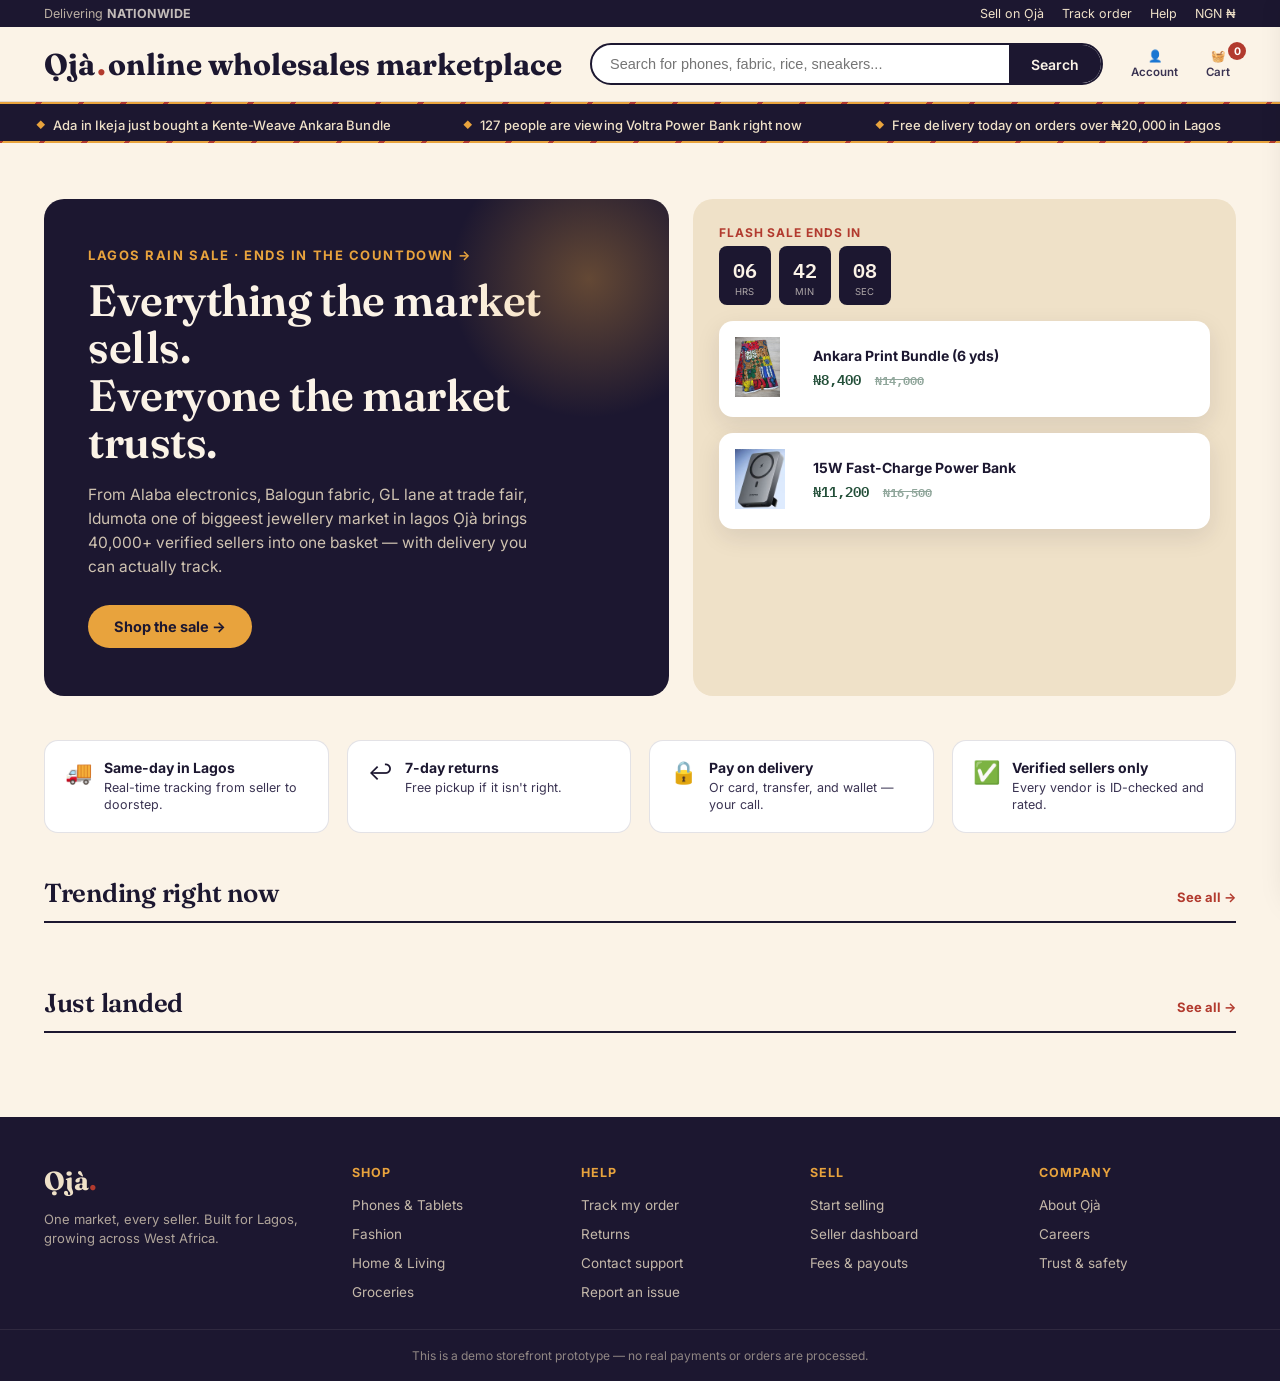
<file: index.html>
<!DOCTYPE html>
<html lang="en">
<head>
<meta charset="UTF-8">
<meta name="viewport" content="width=device-width, initial-scale=1.0">
<link rel="preconnect" href="https://fonts.googleapis.com">
<link href="https://fonts.googleapis.com/css2?family=Fraunces:opsz,wght@9..144,400;9..144,500;9..144,600;9..144,700&family=Inter:wght@400;500;600;700;800&family=IBM+Plex+Mono:wght@400;500;600&display=swap" rel="stylesheet">
<link rel="stylesheet" href="style.css">
<title>Ọjà — You won't shop at one.</title>
</head>
<body>
<div class="utility-bar">
  <div class="utility-inner">
    <span>Delivering <strong style="color:var(--cream)"> NATIONWIDE</strong></span>
    <div class="utility-links">
      <a href="#">Sell on Ọjà</a>
      <a href="#">Track order</a>
      <a href="#">Help</a>
      <a href="#">NGN ₦</a>
    </div>
  </div>
</div>

<header class="nav">
  <div class="nav-inner">
    <a href="#" class="logo">Ọjà<span class="dot">.</span> online wholesales marketplace</a>
    <div class="search-wrap">
      <input id="searchInput" type="text" placeholder="Search for phones, fabric, rice, sneakers...">
      <button id="searchBtn">Search</button>
    </div>
    <div class="nav-actions">
      <a href="#" class="nav-icon-btn"><span>👤</span>Account</a>
      <button class="nav-icon-btn" id="cartBtn"><span>🧺</span>Cart<span class="cart-count" id="cartCount">0</span></button>
    </div>
  </div>
</header>

<div class="ticker">
  <div class="ticker-inner">
    <div class="ticker-track" id="tickerTrack"></div>
  </div>
</div>

<div class="cat-rail" id="catRail"></div>

<section class="hero">
  <div class="hero-main">
    <div class="hero-eyebrow">Lagos Rain Sale · Ends in the countdown →</div>
    <h1>Everything the market sells.<br>Everyone the market trusts.</h1>
    <p>From Alaba electronics, Balogun fabric, GL lane at trade fair, Idumota one of biggeest jewellery market in lagos Ọjà brings 40,000+ verified sellers into one basket — with delivery you can actually track.</p>
    <a href="#trending" class="hero-cta">Shop the sale →</a>
  </div>
  <div class="hero-side">
    <div>
      <div class="side-label">Flash sale ends in</div>
      <div class="countdown" id="countdown"></div>
    </div>
    <div class="side-deal-card">
      <div class="side-deal-swatch"><img src="image/ankara - Copy.jpeg" alt="ankara print" class="deal-card" height="60px"></div>
      <div class="side-deal-info">
        <div class="name">Ankara Print Bundle (6 yds)</div>
        <div class="price">₦8,400 <span class="was">₦14,000</span></div>
      </div>
    </div>
    <div class="side-deal-card">
      <div class="side-deal-swatch"><img src="image/powe bank1 - Copy.jpeg" alt="fast charging" height="60px"></div>
      <div class="side-deal-info">
        <div class="name">15W Fast-Charge Power Bank</div>
        <div class="price">₦11,200 <span class="was">₦16,500</span></div>
      </div>
    </div>
  </div>
</section>

<div class="value-band">
  <div class="value-card"><div class="ic">🚚</div><div><h4>Same-day in Lagos</h4><p>Real-time tracking from seller to doorstep.</p></div></div>
  <div class="value-card"><div class="ic">↩️</div><div><h4>7-day returns</h4><p>Free pickup if it isn't right.</p></div></div>
  <div class="value-card"><div class="ic">🔒</div><div><h4>Pay on delivery</h4><p>Or card, transfer, and wallet — your call.</p></div></div>
  <div class="value-card"><div class="ic">✅</div><div><h4>Verified sellers only</h4><p>Every vendor is ID-checked and rated.</p></div></div>
</div>

<section class="section" id="trending">
  <div class="section-head">
    <h2>Trending right now</h2>
    <a href="#" class="see-all">See all →</a>
  </div>
  <div class="grid" id="trendingGrid"></div>
</section>

<section class="section" id="newin">
  <div class="section-head">
    <h2>Just landed</h2>
    <a href="#" class="see-all">See all →</a>
  </div>
  <div class="grid" id="newGrid"></div>
</section>

<footer>
  <div class="footer-inner">
    <div>
      <div class="footer-logo">Ọjà<span style="color:var(--rust)">.</span></div>
      <p class="tag">One market, every seller. Built for Lagos, growing across West Africa.</p>
    </div>
    <div><h5>Shop</h5><ul><li><a href="#">Phones & Tablets</a></li><li><a href="#">Fashion</a></li><li><a href="#">Home & Living</a></li><li><a href="#">Groceries</a></li></ul></div>
    <div><h5>Help</h5><ul><li><a href="#">Track my order</a></li><li><a href="#">Returns</a></li><li><a href="#">Contact support</a></li><li><a href="#">Report an issue</a></li></ul></div>
    <div><h5>Sell</h5><ul><li><a href="#">Start selling</a></li><li><a href="#">Seller dashboard</a></li><li><a href="#">Fees & payouts</a></li></ul></div>
    <div><h5>Company</h5><ul><li><a href="#">About Ọjà</a></li><li><a href="#">Careers</a></li><li><a href="#">Trust & safety</a></li></ul></div>
  </div>
  <div class="footer-bottom">This is a demo storefront prototype — no real payments or orders are processed.</div>
</footer>

<div class="overlay" id="overlay"></div>
<div class="drawer" id="drawer">
  <div class="drawer-head">
    <h3>Your basket</h3>
    <button class="drawer-close" id="drawerClose">×</button>
  </div>
  <div class="drawer-items" id="drawerItems"></div>
  <div class="drawer-foot" id="drawerFoot">
    <div class="drawer-total-row"><span>Delivery</span><span id="deliveryFee">₦0</span></div>
    <div class="drawer-total-row grand"><span>Total</span><span id="grandTotal">₦0</span></div>
    <button class="checkout-btn" id="checkoutBtn">Checkout →</button>
  </div>
</div>

<div class="toast" id="toast"></div>

<script>
// ======================================================================
// Ọjà frontend — connected to the real backend in /oja-backend
// Change API_BASE if you deploy the backend somewhere other than
// http://localhost:4000 (e.g. a Render/Railway URL).
// ======================================================================
const API_BASE = "http://localhost:4000/api";

// A cart id generated once per page load. Because artifacts/browsers here
// can't rely on persistent storage, this is an in-memory id — refreshing
// the page starts a new guest cart, same as the original prototype.
const CART_ID = (crypto.randomUUID ? crypto.randomUUID() : String(Date.now()));
let authToken = null; // set after login/register

function fmt(n){ return "₦" + Number(n).toLocaleString(); }
function swatch(c1,c2){ return `linear-gradient(135deg, ${c1}, ${c2})`; }

async function api(path, { method = "GET", body, auth = false } = {}) {
  const headers = { "Content-Type": "application/json", "X-Cart-Id": CART_ID };
  if (auth && authToken) headers["Authorization"] = `Bearer ${authToken}`;
  const res = await fetch(`${API_BASE}${path}`, {
    method,
    headers,
    body: body ? JSON.stringify(body) : undefined,
  });
  const data = await res.json().catch(() => ({}));
  if (!res.ok) throw new Error(data.error || `Request failed (${res.status})`);
  return data;
}

function productSVG(g){
  const gid = "g" + g[0].replace('#','') + g[1].replace('#','');
  return `<svg viewBox="0 0 100 100" xmlns="http://www.w3.org/2000/svg">
    <defs><linearGradient id="${gid}" x1="0" y1="0" x2="1" y2="1">
      <stop offset="0" stop-color="${g[0]}"/><stop offset="1" stop-color="${g[1]}"/>
    </linearGradient></defs>
    <rect x="8" y="8" width="84" height="84" rx="18" fill="url(#${gid})"/>
    <circle cx="50" cy="50" r="20" fill="rgba(255,255,255,0.18)"/>
  </svg>`;
}

function cardHTML(p){
  const g = [p.colorFrom, p.colorTo];
  const discount = p.wasPrice ? Math.round(100 - (p.price / p.wasPrice * 100)) : null;
  const outOfStock = p.stock <= 0;
  return `
  <div class="card">
    <div class="card-media" style="background:${swatch(g[0],g[1])}">
      ${discount ? `<div class="tag-discount">-${discount}%</div>` : (p.badge ? `<div class="tag-badge">${p.badge}</div>` : "")}
      ${productSVG(g)}
    </div>
    <div class="card-body">
      <div class="card-cat">${p.category}</div>
      <div class="card-name">${p.name}</div>
      <div class="card-rating">★ ${p.rating} <span class="count">(${Number(p.ratingCount).toLocaleString()})</span></div>
      <div class="card-price-row">
        <span class="card-price">${fmt(p.price)}</span>
        ${p.wasPrice ? `<span class="card-was">${fmt(p.wasPrice)}</span>` : ""}
      </div>
      <button class="add-btn" data-id="${p.id}" ${outOfStock ? "disabled" : ""}>${outOfStock ? "Out of stock" : "Add to basket"}</button>
    </div>
  </div>`;
}

// ---------- categories ----------
async function loadCategories(){
  const cats = await api('/categories');
  const catRail = document.getElementById('catRail');
  catRail.innerHTML = `<button class="cat-pill active" data-cat="All"><span class="ic">🧺</span>All</button>` +
    cats.map(c => `<button class="cat-pill" data-cat="${c.id}"><span class="ic">${c.icon}</span>${c.name}</button>`).join("");
  catRail.addEventListener('click', e => {
    const btn = e.target.closest('.cat-pill');
    if(!btn) return;
    document.querySelectorAll('.cat-pill').forEach(b=>b.classList.remove('active'));
    btn.classList.add('active');
    currentFilter = btn.dataset.cat;
    loadProducts();
  });
}

// ---------- ticker (still illustrative copy — not backed by an events API) ----------
const tickerMsgs = [
  "Ada in Ikeja just bought a Kente-Weave Ankara Bundle",
  "127 people are viewing Voltra Power Bank right now",
  "Free delivery today on orders over ₦20,000 in Lagos",
  "Chidi in Abuja just bought a Nimbus X12 Smartphone",
  "Flash sale: up to 30% off Home & Living",
  "New sellers onboarded this week: 214",
];
document.getElementById('tickerTrack').innerHTML = tickerMsgs.concat(tickerMsgs).map(m=>`<span>${m}</span>`).join("");

// ---------- products ----------
let currentFilter = "All";
async function loadProducts(){
  const q = document.getElementById('searchInput').value.trim();
  const params = new URLSearchParams();
  if (currentFilter !== "All") params.set('category', currentFilter);
  if (q) params.set('q', q);

  const grid = document.getElementById('trendingGrid');
  const showFilteredView = Boolean(q) || currentFilter !== "All";
  document.querySelector('#trending .section-head h2').textContent = showFilteredView ? "Results" : "Trending right now";
  document.getElementById('newin').style.display = showFilteredView ? "none" : "block";

  grid.innerHTML = `<div style="grid-column:1/-1; padding:40px 0; text-align:center; color:var(--ink-soft);">Loading…</div>`;
  try {
    const products = await api(`/products?${params.toString()}`);
    if (products.length === 0) {
      grid.innerHTML = `<div style="grid-column:1/-1; padding:40px 0; text-align:center; color:var(--ink-soft);">No products match "${q || currentFilter}". Try another search.</div>`;
    } else if (showFilteredView) {
      grid.innerHTML = products.map(cardHTML).join("");
    } else {
      grid.innerHTML = products.slice(0, 5).map(cardHTML).join("");
      document.getElementById('newGrid').innerHTML = products.slice(5, 10).map(cardHTML).join("");
    }
    attachAddButtons();
  } catch (err) {
    grid.innerHTML = `<div style="grid-column:1/-1; padding:40px 0; text-align:center; color:var(--rust);">
      Couldn't reach the Ọjà API at ${API_BASE}.<br>
      Make sure the backend is running: <code>node server.js</code> inside <code>oja-backend/</code>.<br>
      <span style="font-size:12px; opacity:0.7;">(${err.message})</span>
    </div>`;
  }
}

document.getElementById('searchBtn').addEventListener('click', loadProducts);
document.getElementById('searchInput').addEventListener('keydown', e => { if(e.key==='Enter') loadProducts(); });

function attachAddButtons(){
  document.querySelectorAll('.add-btn').forEach(btn=>{
    if (btn.disabled) return;
    btn.addEventListener('click', async () => {
      const id = parseInt(btn.dataset.id);
      const original = btn.textContent;
      try {
        await api('/cart/items', { method: 'POST', body: { productId: id, quantity: 1 } });
        await refreshCartUI();
        showToast("Added to basket");
        btn.textContent = "Added ✓";
        btn.classList.add('added');
        setTimeout(()=>{ btn.textContent = original; btn.classList.remove('added'); }, 1200);
      } catch (err) {
        showToast(err.message);
      }
    });
  });
}

// ---------- cart ----------
async function refreshCartUI(){
  let cart;
  try {
    cart = await api('/cart');
  } catch (err) {
    document.getElementById('cartCount').textContent = "!";
    return;
  }
  document.getElementById('cartCount').textContent = cart.items.reduce((s,i)=>s+i.quantity, 0);

  const itemsEl = document.getElementById('drawerItems');
  const footEl = document.getElementById('drawerFoot');
  if (cart.items.length === 0){
    itemsEl.innerHTML = `<div class="drawer-empty"><div style="font-size:40px;">🧺</div><div style="font-weight:700;">Your basket is empty</div><div style="font-size:13px;">Add something from the market to get started.</div></div>`;
    footEl.style.display = "none";
    return;
  }
  footEl.style.display = "block";
  itemsEl.innerHTML = cart.items.map(item => `
    <div class="drawer-item" data-id="${item.productId}">
      <div class="drawer-item-media" style="background:${swatch(item.colorFrom, item.colorTo)}"></div>
      <div class="drawer-item-info">
        <div class="name">${item.name}</div>
        <div class="price">${fmt(item.price)}</div>
        <div class="qty-ctrl">
          <button class="minus">−</button>
          <span class="n">${item.quantity}</span>
          <button class="plus">+</button>
          <span class="remove-x">Remove</span>
        </div>
      </div>
    </div>`).join("");

  document.getElementById('deliveryFee').textContent = cart.deliveryFee === 0 ? "Free" : fmt(cart.deliveryFee);
  document.getElementById('grandTotal').textContent = fmt(cart.total);

  itemsEl.querySelectorAll('.drawer-item').forEach(row=>{
    const id = parseInt(row.dataset.id);
    const qtyLabel = row.querySelector('.n');
    row.querySelector('.plus').addEventListener('click', async ()=>{
      const newQty = parseInt(qtyLabel.textContent) + 1;
      await api('/cart/items', { method: 'PUT', body: { productId: id, quantity: newQty } });
      refreshCartUI();
    });
    row.querySelector('.minus').addEventListener('click', async ()=>{
      const newQty = parseInt(qtyLabel.textContent) - 1;
      await api('/cart/items', { method: 'PUT', body: { productId: id, quantity: newQty } });
      refreshCartUI();
    });
    row.querySelector('.remove-x').addEventListener('click', async ()=>{
      await fetch(`${API_BASE}/cart/items/${id}`, { method: 'DELETE', headers: { 'X-Cart-Id': CART_ID } });
      refreshCartUI();
    });
  });
}

// ---------- drawer open/close ----------
const drawer = document.getElementById('drawer');
const overlay = document.getElementById('overlay');
function openDrawer(){ drawer.classList.add('open'); overlay.classList.add('open'); }
function closeDrawer(){ drawer.classList.remove('open'); overlay.classList.remove('open'); }
document.getElementById('cartBtn').addEventListener('click', openDrawer);
document.getElementById('drawerClose').addEventListener('click', closeDrawer);
overlay.addEventListener('click', closeDrawer);

document.getElementById('checkoutBtn').addEventListener('click', async ()=>{
  try {
    const result = await api('/orders/checkout', {
      method: 'POST',
      auth: true,
      body: { deliveryAddress: "12 Marina Road, Lagos (demo address)" },
    });
    showToast(`Order placed — #${result.order.id.slice(0,8)}`);
    closeDrawer();
    refreshCartUI();
    loadProducts(); // stock has changed
  } catch (err) {
    showToast(err.message);
  }
});

// ---------- toast ----------
let toastTimer;
function showToast(msg){
  const t = document.getElementById('toast');
  t.textContent = msg;
  t.classList.add('show');
  clearTimeout(toastTimer);
  toastTimer = setTimeout(()=> t.classList.remove('show'), 2600);
}

// ---------- countdown (illustrative — flash-sale timer isn't a stored deadline yet) ----------
function renderCountdown(seconds){
  const h = Math.floor(seconds/3600);
  const m = Math.floor((seconds%3600)/60);
  const s = seconds%60;
  const parts = [[h,"HRS"],[m,"MIN"],[s,"SEC"]];
  document.getElementById('countdown').innerHTML = parts.map(([v,l])=>
    `<div class="box"><div class="num">${String(v).padStart(2,'0')}</div><div class="lbl">${l}</div></div>`
  ).join("");
}
let remaining = 6*3600 + 42*60 + 10;
renderCountdown(remaining);
setInterval(()=>{
  remaining = remaining > 0 ? remaining - 1 : 0;
  renderCountdown(remaining);
}, 1000);n 

// ---------- boot ----------
(async function init(){
  await loadCategories();
  await loadProducts();
  await refreshCartUI();
})();
</script>
</body>
</html>
</file>
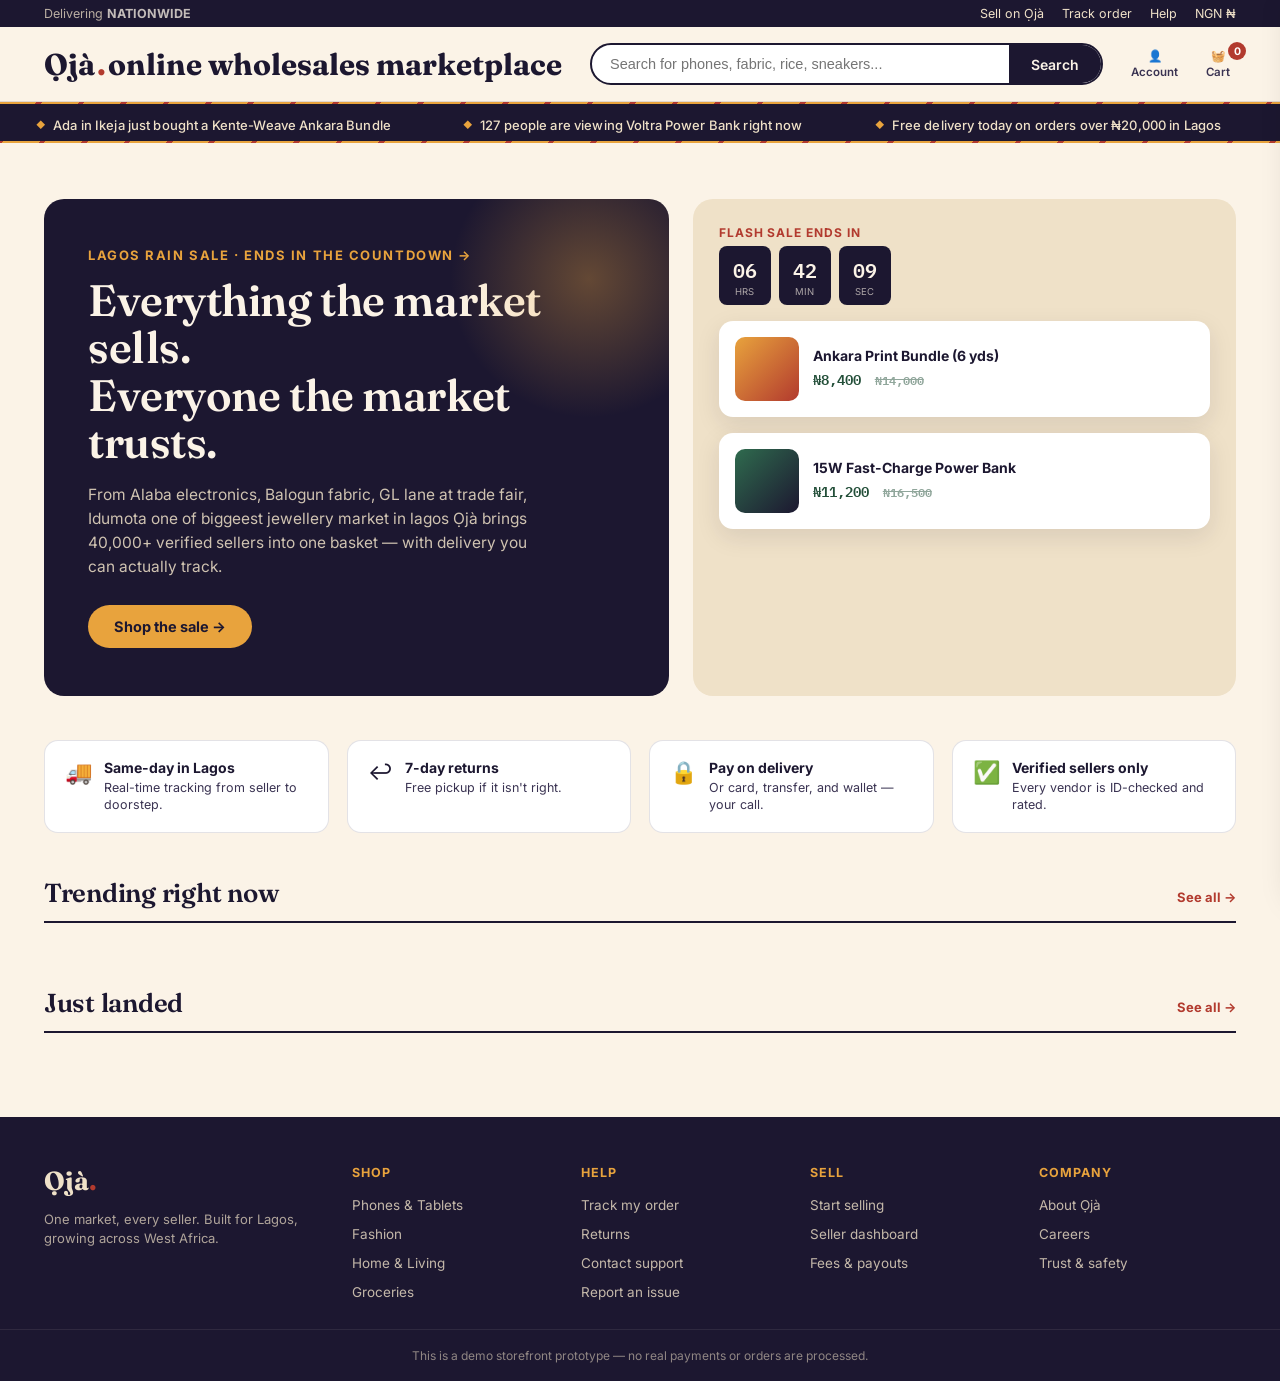
<file: oja.html>
<!DOCTYPE html>
<html lang="en">
<head>
<meta charset="UTF-8">
<meta name="viewport" content="width=device-width, initial-scale=1.0">
<link rel="preconnect" href="https://fonts.googleapis.com">
<link href="https://fonts.googleapis.com/css2?family=Fraunces:opsz,wght@9..144,400;9..144,500;9..144,600;9..144,700&family=Inter:wght@400;500;600;700;800&family=IBM+Plex+Mono:wght@400;500;600&display=swap" rel="stylesheet">
<link rel="stylesheet" href="style.css">
<title>Ọjà — You won't shop at one.</title>
</head>
<body>
<div class="utility-bar">
  <div class="utility-inner">
    <span>Delivering <strong style="color:var(--cream)"> NATIONWIDE</strong></span>
    <div class="utility-links">
      <a href="#">Sell on Ọjà</a>
      <a href="#">Track order</a>
      <a href="#">Help</a>
      <a href="#">NGN ₦</a>
    </div>
  </div>
</div>

<header class="nav">
  <div class="nav-inner">
    <a href="#" class="logo">Ọjà<span class="dot">.</span> online wholesales marketplace</a>
    <div class="search-wrap">
      <input id="searchInput" type="text" placeholder="Search for phones, fabric, rice, sneakers...">
      <button id="searchBtn">Search</button>
    </div>
    <div class="nav-actions">
      <a href="#" class="nav-icon-btn"><span>👤</span>Account</a>
      <button class="nav-icon-btn" id="cartBtn"><span>🧺</span>Cart<span class="cart-count" id="cartCount">0</span></button>
    </div>
  </div>
</header>

<div class="ticker">
  <div class="ticker-inner">
    <div class="ticker-track" id="tickerTrack"></div>
  </div>
</div>

<div class="cat-rail" id="catRail"></div>

<section class="hero">
  <div class="hero-main">
    <div class="hero-eyebrow">Lagos Rain Sale · Ends in the countdown →</div>
    <h1>Everything the market sells.<br>Everyone the market trusts.</h1>
    <p>From Alaba electronics, Balogun fabric, GL lane at trade fair, Idumota one of biggeest jewellery market in lagos Ọjà brings 40,000+ verified sellers into one basket — with delivery you can actually track.</p>
    <a href="#trending" class="hero-cta">Shop the sale →</a>
  </div>
  <div class="hero-side">
    <div>
      <div class="side-label">Flash sale ends in</div>
      <div class="countdown" id="countdown"></div>
    </div>
    <div class="side-deal-card">
      <div class="side-deal-swatch" style="background:linear-gradient(135deg,#E8A33D,#B23A2E);"></div>
      <div class="side-deal-info">
        <div class="name">Ankara Print Bundle (6 yds)</div>
        <div class="price">₦8,400 <span class="was">₦14,000</span></div>
      </div>
    </div>
    <div class="side-deal-card">
      <div class="side-deal-swatch" style="background:linear-gradient(135deg,#2F6B4E,#1C1730);"></div>
      <div class="side-deal-info">
        <div class="name">15W Fast-Charge Power Bank</div>
        <div class="price">₦11,200 <span class="was">₦16,500</span></div>
      </div>
    </div>
  </div>
</section>

<div class="value-band">
  <div class="value-card"><div class="ic">🚚</div><div><h4>Same-day in Lagos</h4><p>Real-time tracking from seller to doorstep.</p></div></div>
  <div class="value-card"><div class="ic">↩️</div><div><h4>7-day returns</h4><p>Free pickup if it isn't right.</p></div></div>
  <div class="value-card"><div class="ic">🔒</div><div><h4>Pay on delivery</h4><p>Or card, transfer, and wallet — your call.</p></div></div>
  <div class="value-card"><div class="ic">✅</div><div><h4>Verified sellers only</h4><p>Every vendor is ID-checked and rated.</p></div></div>
</div>

<section class="section" id="trending">
  <div class="section-head">
    <h2>Trending right now</h2>
    <a href="#" class="see-all">See all →</a>
  </div>
  <div class="grid" id="trendingGrid"></div>
</section>

<section class="section" id="newin">
  <div class="section-head">
    <h2>Just landed</h2>
    <a href="#" class="see-all">See all →</a>
  </div>
  <div class="grid" id="newGrid"></div>
</section>

<footer>
  <div class="footer-inner">
    <div>
      <div class="footer-logo">Ọjà<span style="color:var(--rust)">.</span></div>
      <p class="tag">One market, every seller. Built for Lagos, growing across West Africa.</p>
    </div>
    <div><h5>Shop</h5><ul><li><a href="#">Phones & Tablets</a></li><li><a href="#">Fashion</a></li><li><a href="#">Home & Living</a></li><li><a href="#">Groceries</a></li></ul></div>
    <div><h5>Help</h5><ul><li><a href="#">Track my order</a></li><li><a href="#">Returns</a></li><li><a href="#">Contact support</a></li><li><a href="#">Report an issue</a></li></ul></div>
    <div><h5>Sell</h5><ul><li><a href="#">Start selling</a></li><li><a href="#">Seller dashboard</a></li><li><a href="#">Fees & payouts</a></li></ul></div>
    <div><h5>Company</h5><ul><li><a href="#">About Ọjà</a></li><li><a href="#">Careers</a></li><li><a href="#">Trust & safety</a></li></ul></div>
  </div>
  <div class="footer-bottom">This is a demo storefront prototype — no real payments or orders are processed.</div>
</footer>

<div class="overlay" id="overlay"></div>
<div class="drawer" id="drawer">
  <div class="drawer-head">
    <h3>Your basket</h3>
    <button class="drawer-close" id="drawerClose">×</button>
  </div>
  <div class="drawer-items" id="drawerItems"></div>
  <div class="drawer-foot" id="drawerFoot">
    <div class="drawer-total-row"><span>Delivery</span><span id="deliveryFee">₦0</span></div>
    <div class="drawer-total-row grand"><span>Total</span><span id="grandTotal">₦0</span></div>
    <button class="checkout-btn" id="checkoutBtn">Checkout →</button>
  </div>
</div>

<div class="toast" id="toast"></div>

<script>
// ======================================================================
// Ọjà frontend — connected to the real backend in /oja-backend
// Change API_BASE if you deploy the backend somewhere other than
// http://localhost:4000 (e.g. a Render/Railway URL).
// ======================================================================
const API_BASE = "http://localhost:4000/api";

// A cart id generated once per page load. Because artifacts/browsers here
// can't rely on persistent storage, this is an in-memory id — refreshing
// the page starts a new guest cart, same as the original prototype.
const CART_ID = (crypto.randomUUID ? crypto.randomUUID() : String(Date.now()));
let authToken = null; // set after login/register

function fmt(n){ return "₦" + Number(n).toLocaleString(); }
function swatch(c1,c2){ return `linear-gradient(135deg, ${c1}, ${c2})`; }

async function api(path, { method = "GET", body, auth = false } = {}) {
  const headers = { "Content-Type": "application/json", "X-Cart-Id": CART_ID };
  if (auth && authToken) headers["Authorization"] = `Bearer ${authToken}`;
  const res = await fetch(`${API_BASE}${path}`, {
    method,
    headers,
    body: body ? JSON.stringify(body) : undefined,
  });
  const data = await res.json().catch(() => ({}));
  if (!res.ok) throw new Error(data.error || `Request failed (${res.status})`);
  return data;
}

function productSVG(g){
  const gid = "g" + g[0].replace('#','') + g[1].replace('#','');
  return `<svg viewBox="0 0 100 100" xmlns="http://www.w3.org/2000/svg">
    <defs><linearGradient id="${gid}" x1="0" y1="0" x2="1" y2="1">
      <stop offset="0" stop-color="${g[0]}"/><stop offset="1" stop-color="${g[1]}"/>
    </linearGradient></defs>
    <rect x="8" y="8" width="84" height="84" rx="18" fill="url(#${gid})"/>
    <circle cx="50" cy="50" r="20" fill="rgba(255,255,255,0.18)"/>
  </svg>`;
}

function cardHTML(p){
  const g = [p.colorFrom, p.colorTo];
  const discount = p.wasPrice ? Math.round(100 - (p.price / p.wasPrice * 100)) : null;
  const outOfStock = p.stock <= 0;
  return `
  <div class="card">
    <div class="card-media" style="background:${swatch(g[0],g[1])}">
      ${discount ? `<div class="tag-discount">-${discount}%</div>` : (p.badge ? `<div class="tag-badge">${p.badge}</div>` : "")}
      ${productSVG(g)}
    </div>
    <div class="card-body">
      <div class="card-cat">${p.category}</div>
      <div class="card-name">${p.name}</div>
      <div class="card-rating">★ ${p.rating} <span class="count">(${Number(p.ratingCount).toLocaleString()})</span></div>
      <div class="card-price-row">
        <span class="card-price">${fmt(p.price)}</span>
        ${p.wasPrice ? `<span class="card-was">${fmt(p.wasPrice)}</span>` : ""}
      </div>
      <button class="add-btn" data-id="${p.id}" ${outOfStock ? "disabled" : ""}>${outOfStock ? "Out of stock" : "Add to basket"}</button>
    </div>
  </div>`;
}

// ---------- categories ----------
async function loadCategories(){
  const cats = await api('/categories');
  const catRail = document.getElementById('catRail');
  catRail.innerHTML = `<button class="cat-pill active" data-cat="All"><span class="ic">🧺</span>All</button>` +
    cats.map(c => `<button class="cat-pill" data-cat="${c.id}"><span class="ic">${c.icon}</span>${c.name}</button>`).join("");
  catRail.addEventListener('click', e => {
    const btn = e.target.closest('.cat-pill');
    if(!btn) return;
    document.querySelectorAll('.cat-pill').forEach(b=>b.classList.remove('active'));
    btn.classList.add('active');
    currentFilter = btn.dataset.cat;
    loadProducts();
  });
}

// ---------- ticker (still illustrative copy — not backed by an events API) ----------
const tickerMsgs = [
  "Ada in Ikeja just bought a Kente-Weave Ankara Bundle",
  "127 people are viewing Voltra Power Bank right now",
  "Free delivery today on orders over ₦20,000 in Lagos",
  "Chidi in Abuja just bought a Nimbus X12 Smartphone",
  "Flash sale: up to 30% off Home & Living",
  "New sellers onboarded this week: 214",
];
document.getElementById('tickerTrack').innerHTML = tickerMsgs.concat(tickerMsgs).map(m=>`<span>${m}</span>`).join("");

// ---------- products ----------
let currentFilter = "All";
async function loadProducts(){
  const q = document.getElementById('searchInput').value.trim();
  const params = new URLSearchParams();
  if (currentFilter !== "All") params.set('category', currentFilter);
  if (q) params.set('q', q);

  const grid = document.getElementById('trendingGrid');
  const showFilteredView = Boolean(q) || currentFilter !== "All";
  document.querySelector('#trending .section-head h2').textContent = showFilteredView ? "Results" : "Trending right now";
  document.getElementById('newin').style.display = showFilteredView ? "none" : "block";

  grid.innerHTML = `<div style="grid-column:1/-1; padding:40px 0; text-align:center; color:var(--ink-soft);">Loading…</div>`;
  try {
    const products = await api(`/products?${params.toString()}`);
    if (products.length === 0) {
      grid.innerHTML = `<div style="grid-column:1/-1; padding:40px 0; text-align:center; color:var(--ink-soft);">No products match "${q || currentFilter}". Try another search.</div>`;
    } else if (showFilteredView) {
      grid.innerHTML = products.map(cardHTML).join("");
    } else {
      grid.innerHTML = products.slice(0, 5).map(cardHTML).join("");
      document.getElementById('newGrid').innerHTML = products.slice(5, 10).map(cardHTML).join("");
    }
    attachAddButtons();
  } catch (err) {
    grid.innerHTML = `<div style="grid-column:1/-1; padding:40px 0; text-align:center; color:var(--rust);">
      Couldn't reach the Ọjà API at ${API_BASE}.<br>
      Make sure the backend is running: <code>node server.js</code> inside <code>oja-backend/</code>.<br>
      <span style="font-size:12px; opacity:0.7;">(${err.message})</span>
    </div>`;
  }
}

document.getElementById('searchBtn').addEventListener('click', loadProducts);
document.getElementById('searchInput').addEventListener('keydown', e => { if(e.key==='Enter') loadProducts(); });

function attachAddButtons(){
  document.querySelectorAll('.add-btn').forEach(btn=>{
    if (btn.disabled) return;
    btn.addEventListener('click', async () => {
      const id = parseInt(btn.dataset.id);
      const original = btn.textContent;
      try {
        await api('/cart/items', { method: 'POST', body: { productId: id, quantity: 1 } });
        await refreshCartUI();
        showToast("Added to basket");
        btn.textContent = "Added ✓";
        btn.classList.add('added');
        setTimeout(()=>{ btn.textContent = original; btn.classList.remove('added'); }, 1200);
      } catch (err) {
        showToast(err.message);
      }
    });
  });
}

// ---------- cart ----------
async function refreshCartUI(){
  let cart;
  try {
    cart = await api('/cart');
  } catch (err) {
    document.getElementById('cartCount').textContent = "!";
    return;
  }
  document.getElementById('cartCount').textContent = cart.items.reduce((s,i)=>s+i.quantity, 0);

  const itemsEl = document.getElementById('drawerItems');
  const footEl = document.getElementById('drawerFoot');
  if (cart.items.length === 0){
    itemsEl.innerHTML = `<div class="drawer-empty"><div style="font-size:40px;">🧺</div><div style="font-weight:700;">Your basket is empty</div><div style="font-size:13px;">Add something from the market to get started.</div></div>`;
    footEl.style.display = "none";
    return;
  }
  footEl.style.display = "block";
  itemsEl.innerHTML = cart.items.map(item => `
    <div class="drawer-item" data-id="${item.productId}">
      <div class="drawer-item-media" style="background:${swatch(item.colorFrom, item.colorTo)}"></div>
      <div class="drawer-item-info">
        <div class="name">${item.name}</div>
        <div class="price">${fmt(item.price)}</div>
        <div class="qty-ctrl">
          <button class="minus">−</button>
          <span class="n">${item.quantity}</span>
          <button class="plus">+</button>
          <span class="remove-x">Remove</span>
        </div>
      </div>
    </div>`).join("");

  document.getElementById('deliveryFee').textContent = cart.deliveryFee === 0 ? "Free" : fmt(cart.deliveryFee);
  document.getElementById('grandTotal').textContent = fmt(cart.total);

  itemsEl.querySelectorAll('.drawer-item').forEach(row=>{
    const id = parseInt(row.dataset.id);
    const qtyLabel = row.querySelector('.n');
    row.querySelector('.plus').addEventListener('click', async ()=>{
      const newQty = parseInt(qtyLabel.textContent) + 1;
      await api('/cart/items', { method: 'PUT', body: { productId: id, quantity: newQty } });
      refreshCartUI();
    });
    row.querySelector('.minus').addEventListener('click', async ()=>{
      const newQty = parseInt(qtyLabel.textContent) - 1;
      await api('/cart/items', { method: 'PUT', body: { productId: id, quantity: newQty } });
      refreshCartUI();
    });
    row.querySelector('.remove-x').addEventListener('click', async ()=>{
      await fetch(`${API_BASE}/cart/items/${id}`, { method: 'DELETE', headers: { 'X-Cart-Id': CART_ID } });
      refreshCartUI();
    });
  });
}

// ---------- drawer open/close ----------
const drawer = document.getElementById('drawer');
const overlay = document.getElementById('overlay');
function openDrawer(){ drawer.classList.add('open'); overlay.classList.add('open'); }
function closeDrawer(){ drawer.classList.remove('open'); overlay.classList.remove('open'); }
document.getElementById('cartBtn').addEventListener('click', openDrawer);
document.getElementById('drawerClose').addEventListener('click', closeDrawer);
overlay.addEventListener('click', closeDrawer);

document.getElementById('checkoutBtn').addEventListener('click', async ()=>{
  try {
    const result = await api('/orders/checkout', {
      method: 'POST',
      auth: true,
      body: { deliveryAddress: "12 Marina Road, Lagos (demo address)" },
    });
    showToast(`Order placed — #${result.order.id.slice(0,8)}`);
    closeDrawer();
    refreshCartUI();
    loadProducts(); // stock has changed
  } catch (err) {
    showToast(err.message);
  }
});

// ---------- toast ----------
let toastTimer;
function showToast(msg){
  const t = document.getElementById('toast');
  t.textContent = msg;
  t.classList.add('show');
  clearTimeout(toastTimer);
  toastTimer = setTimeout(()=> t.classList.remove('show'), 2600);
}

// ---------- countdown (illustrative — flash-sale timer isn't a stored deadline yet) ----------
function renderCountdown(seconds){
  const h = Math.floor(seconds/3600);
  const m = Math.floor((seconds%3600)/60);
  const s = seconds%60;
  const parts = [[h,"HRS"],[m,"MIN"],[s,"SEC"]];
  document.getElementById('countdown').innerHTML = parts.map(([v,l])=>
    `<div class="box"><div class="num">${String(v).padStart(2,'0')}</div><div class="lbl">${l}</div></div>`
  ).join("");
}
let remaining = 6*3600 + 42*60 + 10;
renderCountdown(remaining);
setInterval(()=>{
  remaining = remaining > 0 ? remaining - 1 : 0;
  renderCountdown(remaining);
}, 1000);n 

// ---------- boot ----------
(async function init(){
  await loadCategories();
  await loadProducts();
  await refreshCartUI();
})();
</script>
</body>
</html>
</file>
<file: style.css>
:root{
    --ink:#1C1730;
    --ink-soft:#3a3352;
    --cream:#FBF3E7;
    --sand:#EFE1C8;
    --marigold:#E8A33D;
    --marigold-deep:#C97F1E;
    --rust:#B23A2E;
    --palm:#2F6B4E;
    --palm-deep:#234f39;
    --line: rgba(28,23,48,0.12);
    --shadow: 0 8px 24px rgba(28,23,48,0.10);
  }
  *{box-sizing:border-box;}
  html,body{margin:0;padding:0;}
  body{
    background:var(--cream);
    color:var(--ink);
    font-family:'Inter',sans-serif;
    -webkit-font-smoothing:antialiased;
  }
  h1,h2,h3,.display{
    font-family:'Fraunces',serif;
    font-weight:600;
    letter-spacing:-0.01em;
  }
  .mono{font-family:'IBM Plex Mono',monospace;}
  a{color:inherit;text-decoration:none;}
  button{font-family:inherit;cursor:pointer;border:none;}
  img,svg{display:block;max-width:100%;}
  ::selection{background:var(--marigold); color:var(--ink);}
  :focus-visible{outline:2.5px solid var(--rust); outline-offset:2px;}

  /* ---------- utility bar ---------- */
  .utility-bar{
    background:var(--ink);
    color:var(--sand);
    font-size:12.5px;
    padding:6px 0;
  }
  .utility-inner{
    max-width:1240px;margin:0 auto;padding:0 24px;
    display:flex;justify-content:space-between;align-items:center;
    flex-wrap:wrap; gap:6px;
  }
  .utility-inner span{opacity:0.75;}
  .utility-links{display:flex;gap:18px;}
  .utility-links a:hover{color:var(--marigold);}

  /* ---------- nav ---------- */
  header.nav{
    background:var(--cream);
    border-bottom:1px solid var(--line);
    position:sticky;top:0;z-index:50;
  }
  .nav-inner{
    max-width:1240px;margin:0 auto;padding:16px 24px;
    display:flex;align-items:center;gap:28px;
  }
  .logo{
    font-family:'Fraunces',serif;
    font-weight:700;
    font-size:30px;
    color:var(--ink);
    display:flex;align-items:baseline;gap:2px;
    flex-shrink:0;
  }
  .logo .dot{color:var(--rust);}
  .search-wrap{
    flex:1;display:flex;max-width:640px;
    border:2px solid var(--ink);
    border-radius:999px;overflow:hidden;
    background:#fff;
  }
  .search-wrap input{
    flex:1;border:none;padding:11px 18px;font-size:14.5px;background:transparent;color:var(--ink);
  }
  .search-wrap input:focus{outline:none;}
  .search-wrap button{
    background:var(--ink); color:var(--cream); padding:0 22px;
    font-weight:600; font-size:14px;
  }
  .search-wrap button:hover{background:var(--rust);}
  .nav-actions{display:flex;align-items:center;gap:22px;margin-left:auto;flex-shrink:0;}
  .nav-icon-btn{
    display:flex;flex-direction:column;align-items:center;gap:2px;
    font-size:11.5px;font-weight:600;color:var(--ink-soft);position:relative;
    background:none;
  }
  .nav-icon-btn:hover{color:var(--rust);}
  .cart-count{
    position:absolute;top:-6px;right:-10px;
    background:var(--rust);color:#fff;
    font-size:10.5px;font-weight:700;
    width:18px;height:18px;border-radius:50%;
    display:flex;align-items:center;justify-content:center;
  }

  /* ---------- ticker (signature element) ---------- */
  .ticker{
    background: repeating-linear-gradient(135deg, var(--marigold), var(--marigold) 26px, var(--rust) 26px, var(--rust) 30px);
    padding:2px 0;
  }
  .ticker-inner{
    background:var(--ink); color:var(--sand);
    overflow:hidden; white-space:nowrap; position:relative;
    padding:8px 0;
  }
  .ticker-track{
    display:inline-block;
    animation: scroll-left 32s linear infinite;
    font-size:13px; font-weight:500; letter-spacing:0.01em;
  }
  .ticker-track span{margin:0 36px; display:inline-flex; align-items:center; gap:8px;}
  .ticker-track span::before{content:"◆"; color:var(--marigold); font-size:9px;}
  @keyframes scroll-left{
    from{transform:translateX(0);}
    to{transform:translateX(-50%);}
  }
  @media (prefers-reduced-motion: reduce){
    .ticker-track{animation:none;}
  }

  /* ---------- category rail ---------- */
  .cat-rail{
    max-width:1240px;margin:0 auto;padding:22px 24px 6px;
    display:flex;gap:14px;overflow-x:auto;
  }
  .cat-pill{
    display:flex;align-items:center;gap:9px;
    padding:9px 16px;border-radius:999px;
    background:#fff;border:1.5px solid var(--line);
    font-size:13.5px;font-weight:600;color:var(--ink-soft);
    white-space:nowrap; flex-shrink:0;
    transition:all .15s ease;
  }
  .cat-pill:hover{border-color:var(--ink);}
  .cat-pill.active{background:var(--ink);color:var(--cream);border-color:var(--ink);}
  .cat-pill .ic{font-size:16px;}

  /* ---------- hero ---------- */
  .hero{
    max-width:1240px;margin:0 auto;padding:28px 24px 8px;
    display:grid;grid-template-columns:1.15fr 1fr;gap:24px;
  }
  .hero-main{
    background:var(--ink);
    color:var(--cream);
    border-radius:20px;
    padding:48px 44px;
    position:relative;
    overflow:hidden;
    min-height:320px;
    display:flex;flex-direction:column;justify-content:center;
  }
  .hero-main::after{
    content:"";
    position:absolute; right:-60px; top:-60px;
    width:280px;height:280px;border-radius:50%;
    background:radial-gradient(circle, var(--marigold) 0%, transparent 70%);
    opacity:0.35;
  }
  .hero-eyebrow{
    color:var(--marigold);
    font-size:13px;font-weight:700;letter-spacing:0.12em;text-transform:uppercase;
    margin-bottom:14px;
  }
  .hero-main h1{
    font-size:44px;line-height:1.08;margin:0 0 16px;max-width:520px;position:relative;
  }
  .hero-main p{
    font-size:15.5px;color:var(--sand);opacity:0.85;max-width:440px;margin:0 0 26px;line-height:1.55;
  }
  .hero-cta{
    display:inline-flex;align-items:center;gap:10px;
    background:var(--marigold);color:var(--ink);
    padding:13px 26px;border-radius:999px;
    font-weight:700;font-size:14.5px;width:fit-content;
    transition:transform .15s ease;
  }
  .hero-cta:hover{transform:translateX(3px); background:var(--sand);}

  .hero-side{
    background:var(--sand);
    border-radius:20px;
    padding:26px;
    display:flex;flex-direction:column;gap:16px;
  }
  .side-label{font-size:12px;font-weight:700;text-transform:uppercase;letter-spacing:0.08em;color:var(--rust);}
  .countdown{
    display:flex;gap:8px;margin-top:6px;
  }
  .countdown .box{
    background:var(--ink);color:var(--cream);
    border-radius:8px;padding:8px 10px;text-align:center;min-width:52px;
  }
  .countdown .box .num{font-family:'IBM Plex Mono';font-size:20px;font-weight:600;}
  .countdown .box .lbl{font-size:9.5px;opacity:0.65;text-transform:uppercase;}
  .side-deal-card{
    background:#fff;border-radius:14px;padding:16px;
    display:flex;gap:14px;align-items:center;
    box-shadow:var(--shadow);
  }
  .side-deal-swatch{
    width:64px;height:64px;border-radius:10px;flex-shrink:0;
  }
  .side-deal-info .name{font-weight:700;font-size:14px;margin-bottom:3px;}
  .side-deal-info .price{font-family:'IBM Plex Mono'; color:var(--palm-deep); font-weight:600; font-size:14px;}
  .side-deal-info .was{font-size:11.5px; text-decoration:line-through; opacity:0.5; margin-left:6px;}

  /* ---------- value props ---------- */
  .value-band{
    max-width:1240px;margin:36px auto 0;padding:0 24px;
    display:grid;grid-template-columns:repeat(4,1fr);gap:18px;
  }
  .value-card{
    background:#fff;border:1px solid var(--line);border-radius:14px;
    padding:18px 20px; display:flex; gap:12px; align-items:flex-start;
  }
  .value-card .ic{font-size:22px;}
  .value-card h4{margin:0 0 3px;font-size:14px;font-family:'Inter';font-weight:700;}
  .value-card p{margin:0;font-size:12.5px;color:var(--ink-soft);line-height:1.4;}

  /* ---------- section headers ---------- */
  .section{max-width:1240px;margin:0 auto;padding:44px 24px 0;}
  .section-head{
    display:flex;align-items:baseline;justify-content:space-between;margin-bottom:20px;
    border-bottom:2px solid var(--ink);padding-bottom:12px;
  }
  .section-head h2{font-size:26px;margin:0;}
  .section-head .sub{font-size:13px;color:var(--ink-soft);}
  .section-head .see-all{font-size:13px;font-weight:700;color:var(--rust);}
  .section-head .see-all:hover{text-decoration:underline;}

  /* ---------- product grid ---------- */
  .grid{
    display:grid;grid-template-columns:repeat(5,1fr);gap:18px;
  }
  .card{
    background:#fff;border-radius:16px;border:1px solid var(--line);
    overflow:hidden; display:flex;flex-direction:column;
    transition:transform .15s ease, box-shadow .15s ease;
    position:relative;
  }
  .card:hover{transform:translateY(-3px); box-shadow:var(--shadow);}
  .card-media{
    aspect-ratio:1/0.92; position:relative; display:flex;align-items:center;justify-content:center;
    overflow:hidden;
  }
  .card-media svg{width:56%;height:56%;}
  .tag-discount{
    position:absolute; top:10px; left:0;
    background:var(--rust); color:#fff;
    font-family:'IBM Plex Mono'; font-size:11.5px; font-weight:600;
    padding:4px 10px 4px 12px;
    clip-path: polygon(0 0, 100% 0, 92% 50%, 100% 100%, 0 100%);
  }
  .tag-badge{
    position:absolute; top:10px; right:10px;
    background:var(--palm); color:#fff;
    font-size:10px; font-weight:700; text-transform:uppercase; letter-spacing:0.04em;
    padding:4px 9px; border-radius:6px;
  }
  .card-body{padding:14px 14px 16px; display:flex;flex-direction:column;gap:6px;flex:1;}
  .card-cat{font-size:10.5px;color:var(--ink-soft);text-transform:uppercase;letter-spacing:0.06em;font-weight:600;}
  .card-name{font-size:14px;font-weight:600;line-height:1.3;min-height:36px;}
  .card-rating{font-size:11.5px;color:var(--marigold-deep);display:flex;gap:4px;align-items:center;}
  .card-rating .count{color:var(--ink-soft);}
  .card-price-row{display:flex;align-items:baseline;gap:8px;margin-top:2px;}
  .card-price{font-family:'IBM Plex Mono';font-weight:600;font-size:16.5px;color:var(--ink);}
  .card-was{font-size:12px;text-decoration:line-through;color:var(--ink-soft);opacity:0.6;}
  .add-btn{
    margin-top:10px; width:100%;
    background:var(--ink); color:var(--cream);
    padding:10px; border-radius:9px; font-weight:700; font-size:13px;
    display:flex;align-items:center;justify-content:center;gap:6px;
    transition:background .15s ease;
  }
  .add-btn:hover{background:var(--rust);}
  .add-btn.added{background:var(--palm);}

  /* ---------- footer ---------- */
  footer{
    margin-top:64px; background:var(--ink); color:var(--sand);
  }
  .footer-inner{
    max-width:1240px;margin:0 auto;padding:48px 24px 28px;
    display:grid;grid-template-columns:1.4fr repeat(4,1fr);gap:32px;
  }
  .footer-inner h5{font-size:12.5px;text-transform:uppercase;letter-spacing:0.08em;color:var(--marigold);margin:0 0 14px;}
  .footer-inner ul{list-style:none;margin:0;padding:0;display:flex;flex-direction:column;gap:9px;}
  .footer-inner a{font-size:13.5px;opacity:0.8;}
  .footer-inner a:hover{opacity:1;color:var(--marigold);}
  .footer-logo{font-family:'Fraunces';font-size:26px;font-weight:700;margin-bottom:10px;}
  .footer-inner p.tag{font-size:13px;opacity:0.7;max-width:280px;line-height:1.5;}
  .footer-bottom{
    border-top:1px solid rgba(251,243,231,0.15);
    text-align:center;font-size:12px;opacity:0.55;padding:18px 24px;
  }

  /* ---------- cart drawer ---------- */
  .overlay{
    position:fixed;inset:0;background:rgba(28,23,48,0.4);
    opacity:0;pointer-events:none;transition:opacity .2s ease;z-index:90;
  }
  .overlay.open{opacity:1;pointer-events:auto;}
  .drawer{
    position:fixed;top:0;right:-420px;width:400px;max-width:92vw;height:100%;
    background:var(--cream); z-index:95; box-shadow:-8px 0 30px rgba(0,0,0,0.15);
    transition:right .25s ease; display:flex;flex-direction:column;
  }
  .drawer.open{right:0;}
  .drawer-head{
    padding:20px 22px;border-bottom:1px solid var(--line);
    display:flex;justify-content:space-between;align-items:center;
  }
  .drawer-head h3{margin:0;font-size:20px;}
  .drawer-close{font-size:22px;background:none;color:var(--ink);}
  .drawer-items{flex:1;overflow-y:auto;padding:16px 22px;display:flex;flex-direction:column;gap:14px;}
  .drawer-empty{
    flex:1;display:flex;flex-direction:column;align-items:center;justify-content:center;
    gap:10px; color:var(--ink-soft); padding:20px; text-align:center;
  }
  .drawer-item{display:flex;gap:12px;align-items:center;border-bottom:1px solid var(--line);padding-bottom:14px;}
  .drawer-item-media{width:56px;height:56px;border-radius:9px;flex-shrink:0;}
  .drawer-item-info{flex:1;}
  .drawer-item-info .name{font-size:13.5px;font-weight:600;margin-bottom:3px;}
  .drawer-item-info .price{font-family:'IBM Plex Mono';font-size:13px;color:var(--palm-deep);font-weight:600;}
  .qty-ctrl{display:flex;align-items:center;gap:9px;margin-top:6px;}
  .qty-ctrl button{
    width:22px;height:22px;border-radius:50%;background:var(--sand);
    font-weight:700;font-size:13px;display:flex;align-items:center;justify-content:center;
  }
  .qty-ctrl button:hover{background:var(--marigold);}
  .qty-ctrl .n{font-family:'IBM Plex Mono';font-size:13px;min-width:16px;text-align:center;}
  .remove-x{font-size:11.5px;color:var(--rust);font-weight:600;margin-left:auto;}
  .drawer-foot{
    border-top:1px solid var(--line); padding:18px 22px 22px;
  }
  .drawer-total-row{display:flex;justify-content:space-between;font-size:14.5px;margin-bottom:4px;}
  .drawer-total-row.grand{font-weight:700;font-size:17px;margin:10px 0 16px;font-family:'IBM Plex Mono';}
  .checkout-btn{
    width:100%;background:var(--rust);color:#fff;padding:14px;border-radius:11px;
    font-weight:700;font-size:14.5px;
  }
  .checkout-btn:hover{background:var(--palm-deep);}

  /* ---------- toast ---------- */
  .toast{
    position:fixed;bottom:24px;left:50%;transform:translateX(-50%) translateY(20px);
    background:var(--ink);color:var(--cream);padding:12px 22px;border-radius:999px;
    font-size:13.5px;font-weight:600;opacity:0;pointer-events:none;
    transition:all .25s ease; z-index:120; display:flex;align-items:center;gap:8px;
  }
  .toast.show{opacity:1;transform:translateX(-50%) translateY(0);}

  @media (max-width: 980px){
    .hero{grid-template-columns:1fr;}
    .value-band{grid-template-columns:repeat(2,1fr);}
    .grid{grid-template-columns:repeat(3,1fr);}
    .footer-inner{grid-template-columns:1fr 1fr;}
  }
  @media (max-width: 640px){
    .nav-inner{flex-wrap:wrap;}
    .search-wrap{order:3;max-width:100%;}
    .grid{grid-template-columns:repeat(2,1fr);}
    .hero-main{padding:32px 26px;}
    .hero-main h1{font-size:32px;}
    .value-band{grid-template-columns:1fr;}
    .footer-inner{grid-template-columns:1fr;}
  }
</file>
